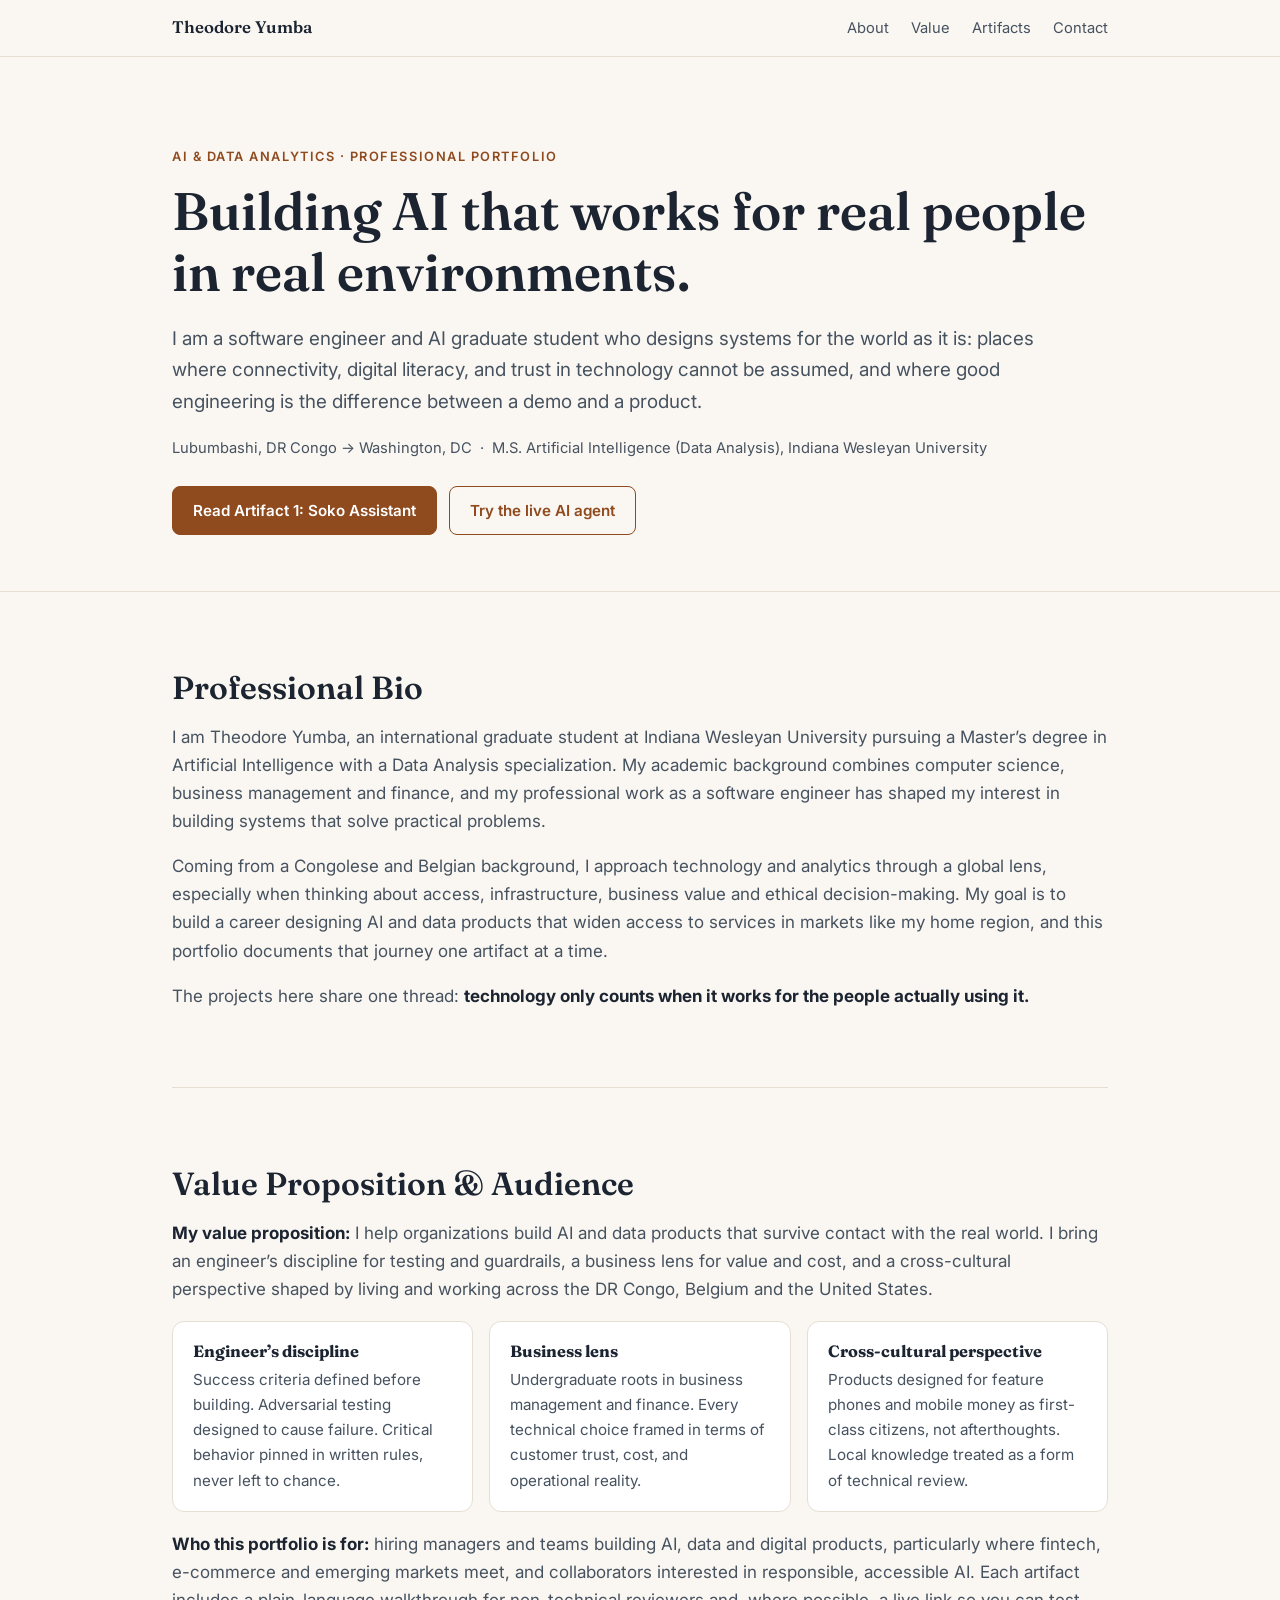
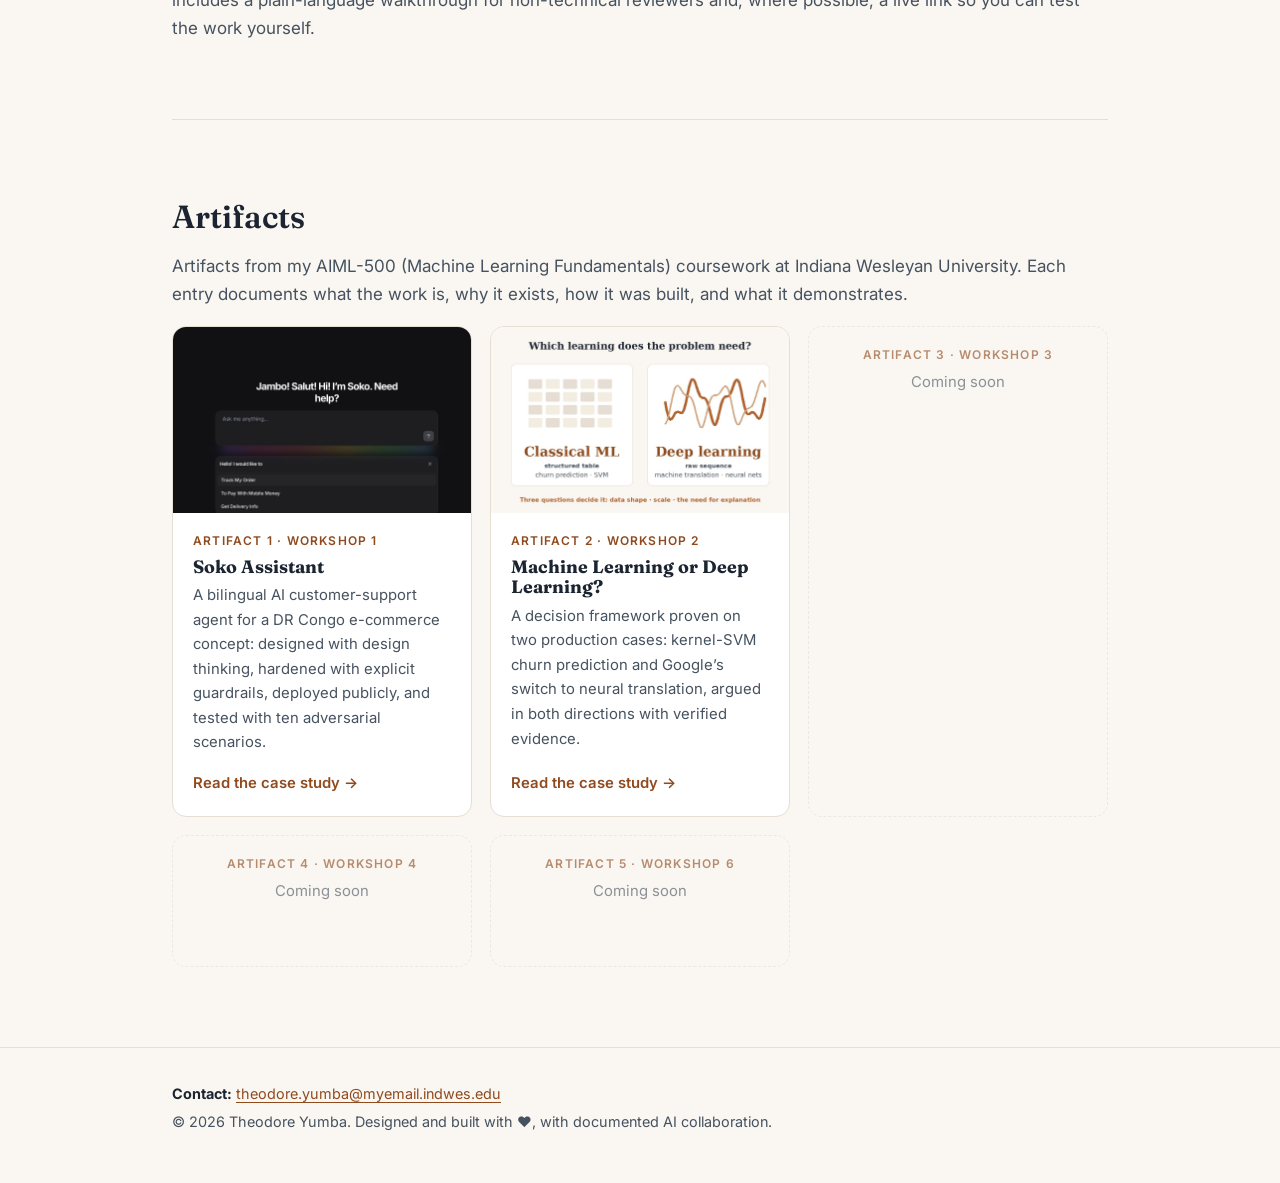
<file: index.html>
<!DOCTYPE html>
<html lang="en">
<head>
  <meta charset="UTF-8" />
  <meta name="viewport" content="width=device-width, initial-scale=1.0" />
  <title>Theodore Yumba · AI &amp; Data Portfolio</title>
  <meta name="description" content="Professional portfolio of Theodore Yumba: software engineer and AI graduate student building AI and data products that work in the real world." />
  <link rel="preconnect" href="https://fonts.googleapis.com" />
  <link rel="preconnect" href="https://fonts.gstatic.com" crossorigin />
  <link href="https://fonts.googleapis.com/css2?family=Fraunces:opsz,wght@9..144,500;9..144,600&family=Inter:wght@400;600&display=swap" rel="stylesheet" />
  <link rel="stylesheet" href="styles.css" />
</head>
<body>

<nav>
  <div class="wrap">
    <a class="brand" href="index.html">Theodore Yumba</a>
    <a class="link" href="#about">About</a>
    <a class="link" href="#value">Value</a>
    <a class="link" href="#artifacts">Artifacts</a>
    <a class="link" href="#contact">Contact</a>
  </div>
</nav>

<header class="hero">
  <div class="wrap">
    <span class="kicker">AI &amp; Data Analytics · Professional Portfolio</span>
    <h1>Building AI that works for real people in real environments.</h1>
    <p class="lede">I am a software engineer and AI graduate student who designs systems for the world as it is: places where connectivity, digital literacy, and trust in technology cannot be assumed, and where good engineering is the difference between a demo and a product.</p>
    <p class="meta">Lubumbashi, DR Congo → Washington, DC &nbsp;·&nbsp; M.S. Artificial Intelligence (Data Analysis), Indiana Wesleyan University</p>
    <div class="btns">
      <a class="btn primary" href="artifact-1-soko-assistant.html">Read Artifact 1: Soko Assistant</a>
      <a class="btn ghost" href="https://www.chatbase.co/MJqqu9by9r9kELqSXiOSh/help" target="_blank" rel="noopener">Try the live AI agent</a>
    </div>
  </div>
</header>

<main class="wrap">

  <section id="about">
    <h2>Professional Bio</h2>
    <p>I am Theodore Yumba, an international graduate student at Indiana Wesleyan University pursuing a Master&rsquo;s degree in Artificial Intelligence with a Data Analysis specialization. My academic background combines computer science, business management and finance, and my professional work as a software engineer has shaped my interest in building systems that solve practical problems.</p>
    <p>Coming from a Congolese and Belgian background, I approach technology and analytics through a global lens, especially when thinking about access, infrastructure, business value and ethical decision-making. My goal is to build a career designing AI and data products that widen access to services in markets like my home region, and this portfolio documents that journey one artifact at a time.</p>
    <p>The projects here share one thread: <strong>technology only counts when it works for the people actually using it.</strong></p>
  </section>

  <hr class="rule" />

  <section id="value">
    <h2>Value Proposition &amp; Audience</h2>
    <p><strong>My value proposition:</strong> I help organizations build AI and data products that survive contact with the real world. I bring an engineer&rsquo;s discipline for testing and guardrails, a business lens for value and cost, and a cross-cultural perspective shaped by living and working across the DR Congo, Belgium and the United States.</p>
    <div class="pillars">
      <div class="pillar">
        <h3>Engineer&rsquo;s discipline</h3>
        <p>Success criteria defined before building. Adversarial testing designed to cause failure. Critical behavior pinned in written rules, never left to chance.</p>
      </div>
      <div class="pillar">
        <h3>Business lens</h3>
        <p>Undergraduate roots in business management and finance. Every technical choice framed in terms of customer trust, cost, and operational reality.</p>
      </div>
      <div class="pillar">
        <h3>Cross-cultural perspective</h3>
        <p>Products designed for feature phones and mobile money as first-class citizens, not afterthoughts. Local knowledge treated as a form of technical review.</p>
      </div>
    </div>
    <p style="margin-top:18px;"><strong>Who this portfolio is for:</strong> hiring managers and teams building AI, data and digital products, particularly where fintech, e-commerce and emerging markets meet, and collaborators interested in responsible, accessible AI. Each artifact includes a plain-language walkthrough for non-technical reviewers and, where possible, a live link so you can test the work yourself.</p>
  </section>

  <hr class="rule" />

  <section id="artifacts">
    <h2>Artifacts</h2>
    <p>Artifacts from my AIML-500 (Machine Learning Fundamentals) coursework at Indiana Wesleyan University. Each entry documents what the work is, why it exists, how it was built, and what it demonstrates.</p>
    <div class="cards">
      <article class="card">
        <img src="assets/01-soko-live-agent-page.jpg" alt="Soko Assistant live agent page greeting customers in Katanga Swahili, French and English" />
        <div class="pad">
          <span class="tag">Artifact 1 · Workshop 1</span>
          <h3>Soko Assistant</h3>
          <p>A bilingual AI customer-support agent for a DR Congo e-commerce concept: designed with design thinking, hardened with explicit guardrails, deployed publicly, and tested with ten adversarial scenarios.</p>
          <a class="more" href="artifact-1-soko-assistant.html">Read the case study →</a>
        </div>
      </article>
      <article class="card">
        <img src="assets/05-ml-vs-dl-framework.jpg" alt="Framework graphic contrasting classical machine learning on structured tables with deep learning on raw sequences" />
        <div class="pad">
          <span class="tag">Artifact 2 · Workshop 2</span>
          <h3>Machine Learning or Deep Learning?</h3>
          <p>A decision framework proven on two production cases: kernel-SVM churn prediction and Google&rsquo;s switch to neural translation, argued in both directions with verified evidence.</p>
          <a class="more" href="artifact-2-ml-vs-dl.html">Read the case study →</a>
        </div>
      </article>
      <article class="card soon">
        <div class="pad">
          <span class="tag">Artifact 3 · Workshop 3</span>
          <p>Coming soon</p>
        </div>
      </article>
      <article class="card soon">
        <div class="pad">
          <span class="tag">Artifact 4 · Workshop 4</span>
          <p>Coming soon</p>
        </div>
      </article>
      <article class="card soon">
        <div class="pad">
          <span class="tag">Artifact 5 · Workshop 6</span>
          <p>Coming soon</p>
        </div>
      </article>
    </div>
  </section>

</main>

<footer id="contact">
  <div class="wrap">
    <p><strong>Contact:</strong> <a href="mailto:theodore.yumba@myemail.indwes.edu">theodore.yumba@myemail.indwes.edu</a></p>
    <p>© 2026 Theodore Yumba. Designed and built with ❤️, with documented AI collaboration.</p>
  </div>
</footer>

</body>
</html>
</file>
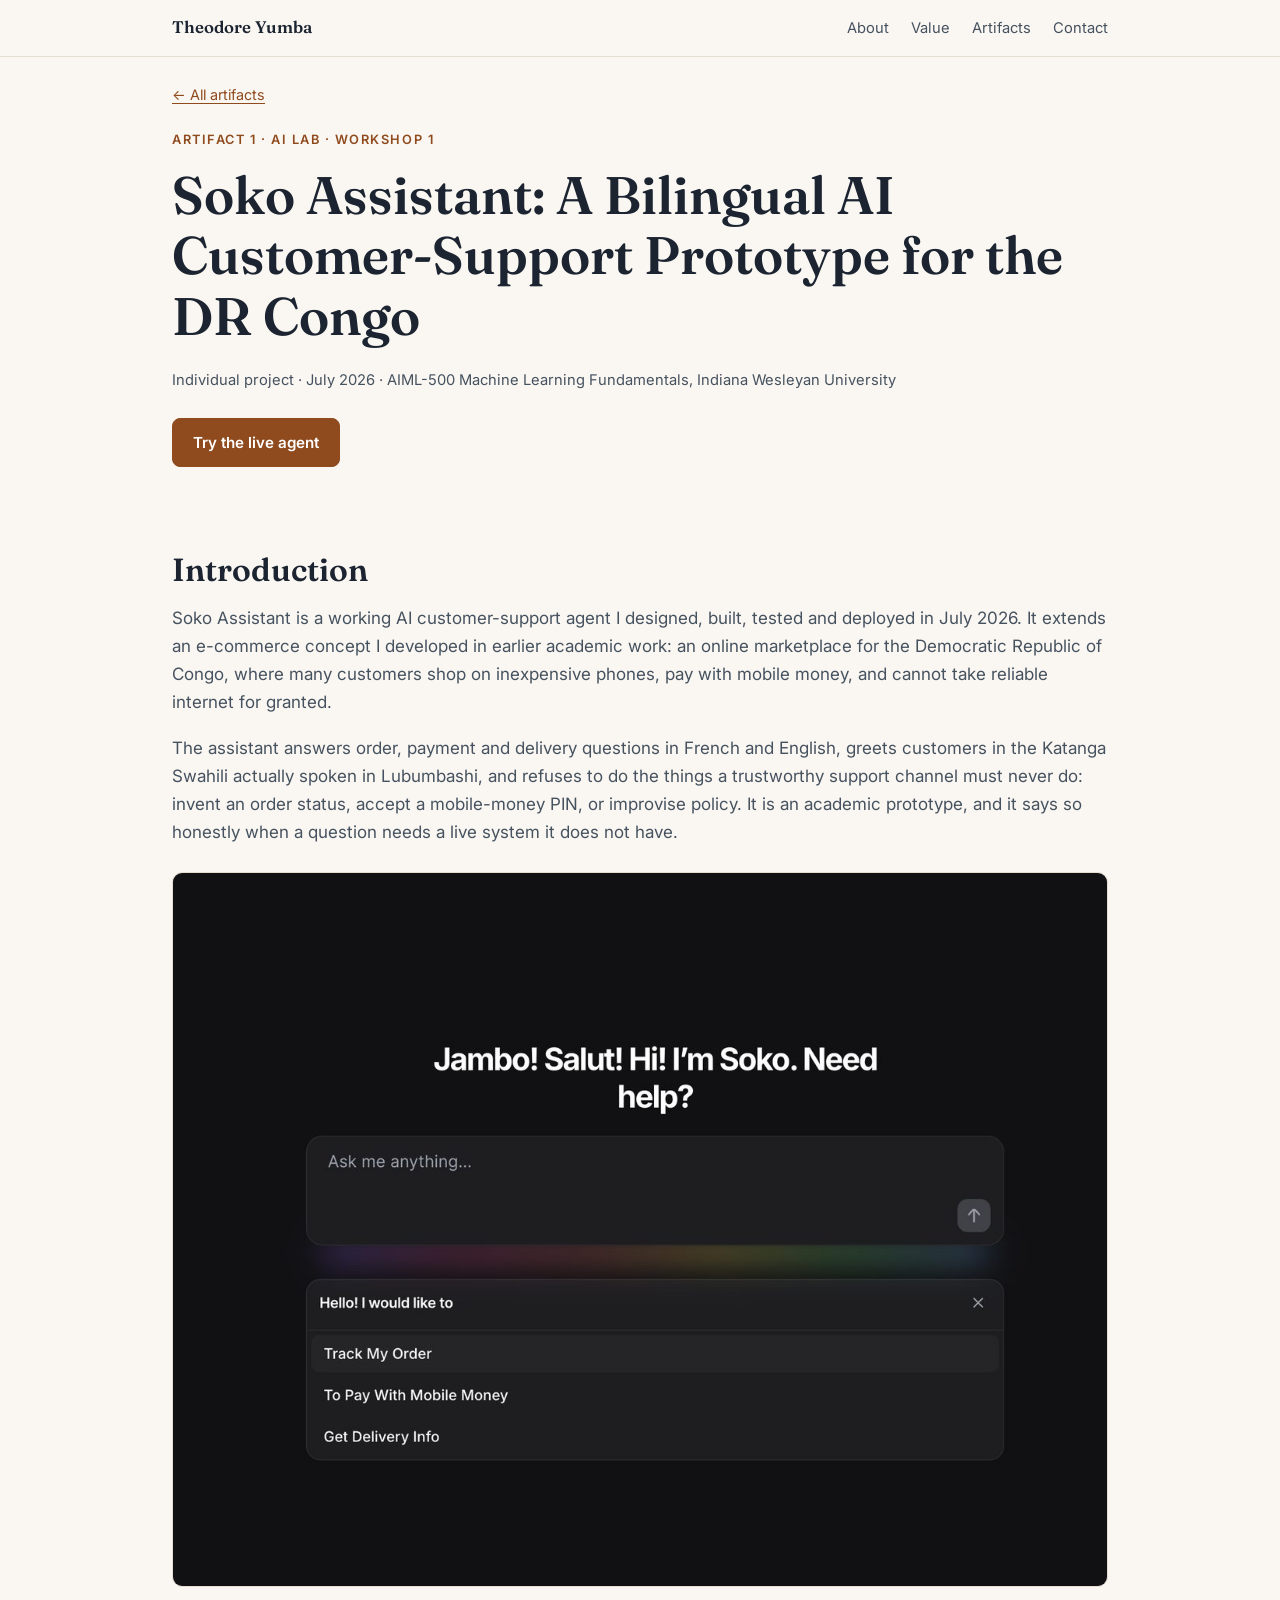
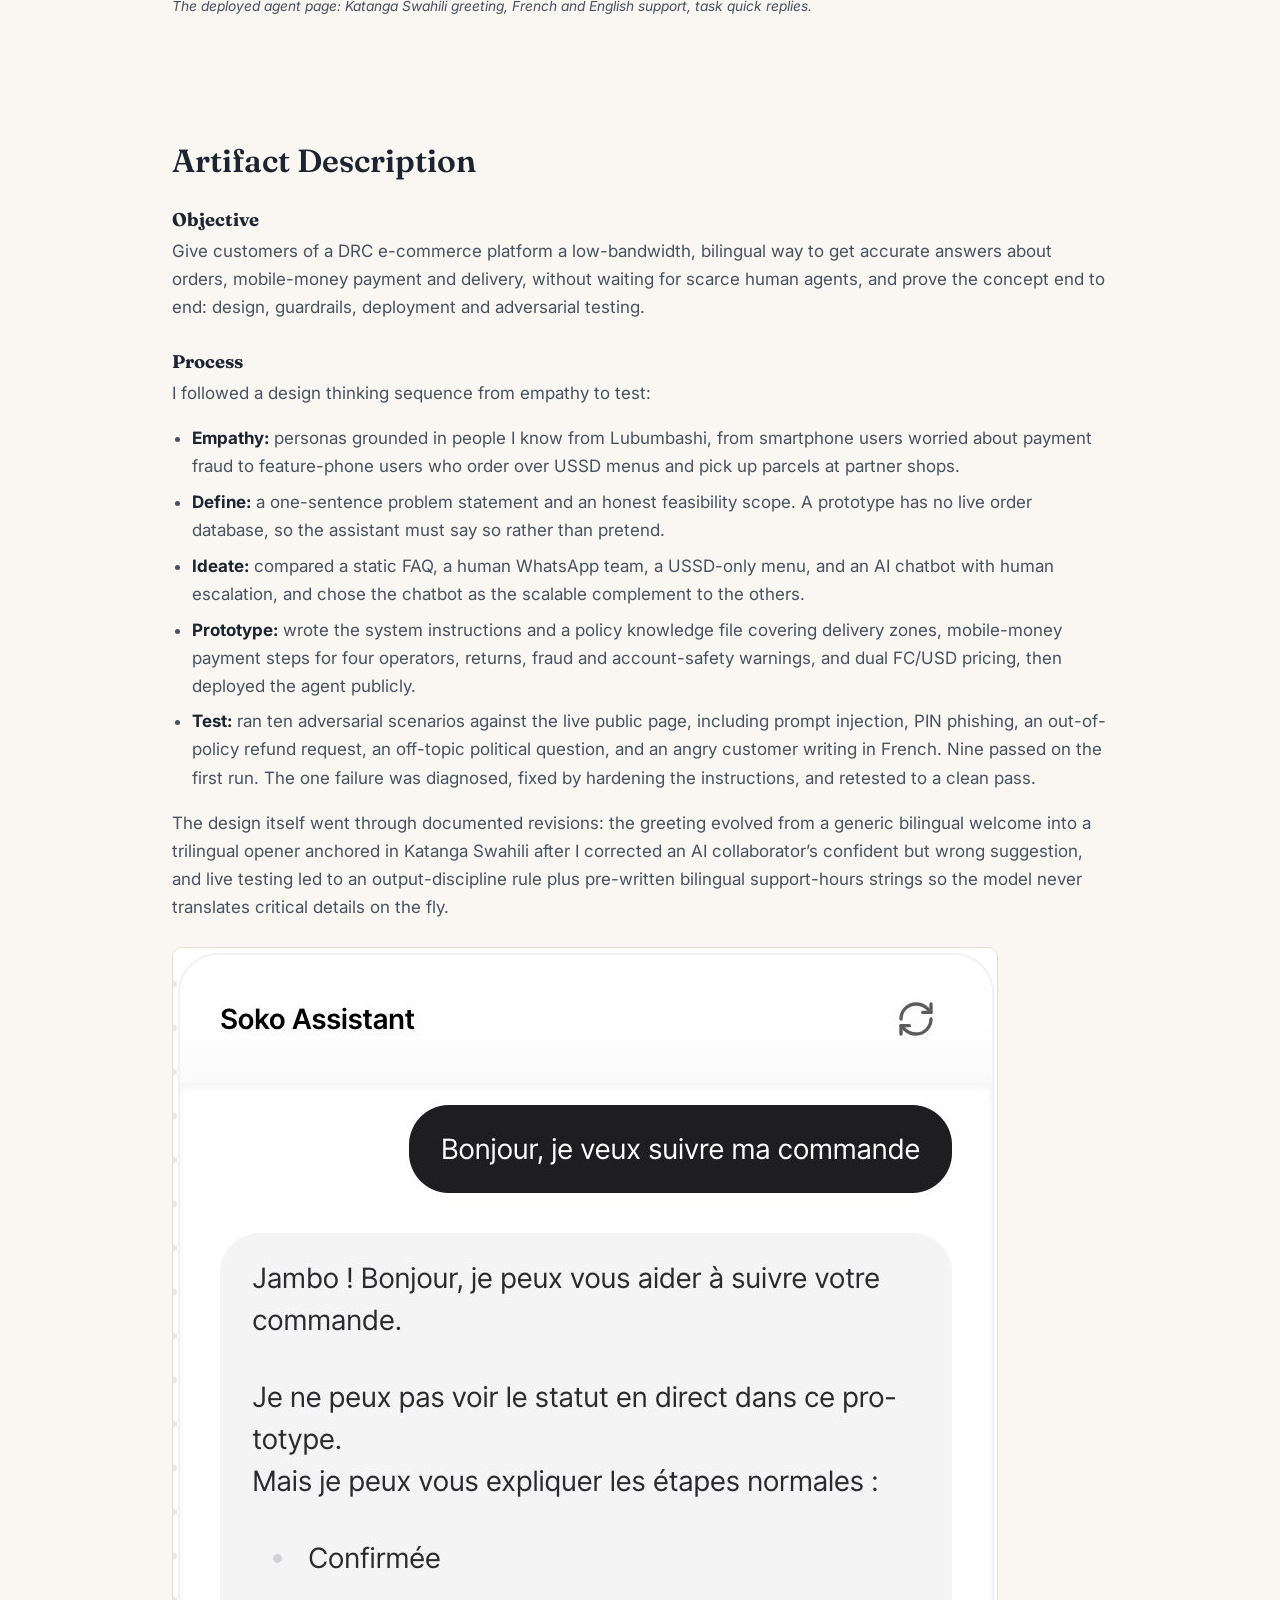
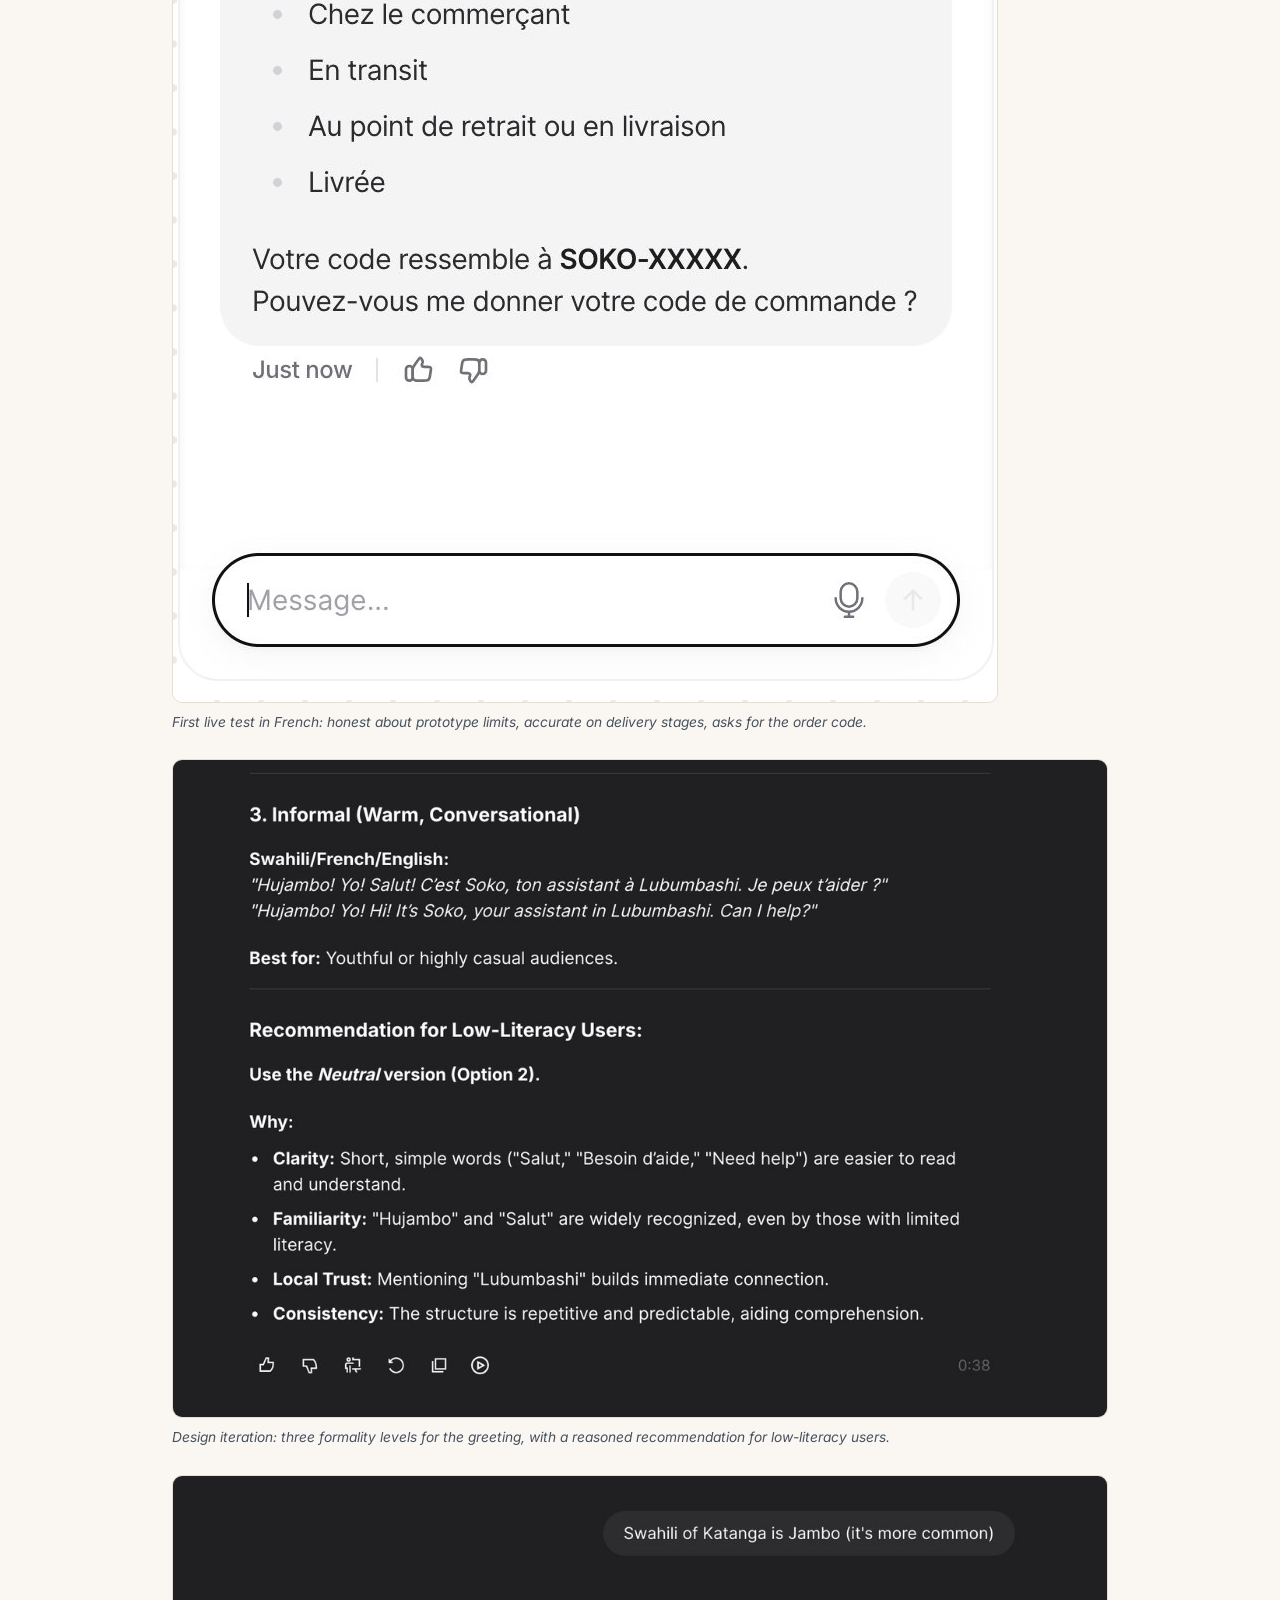
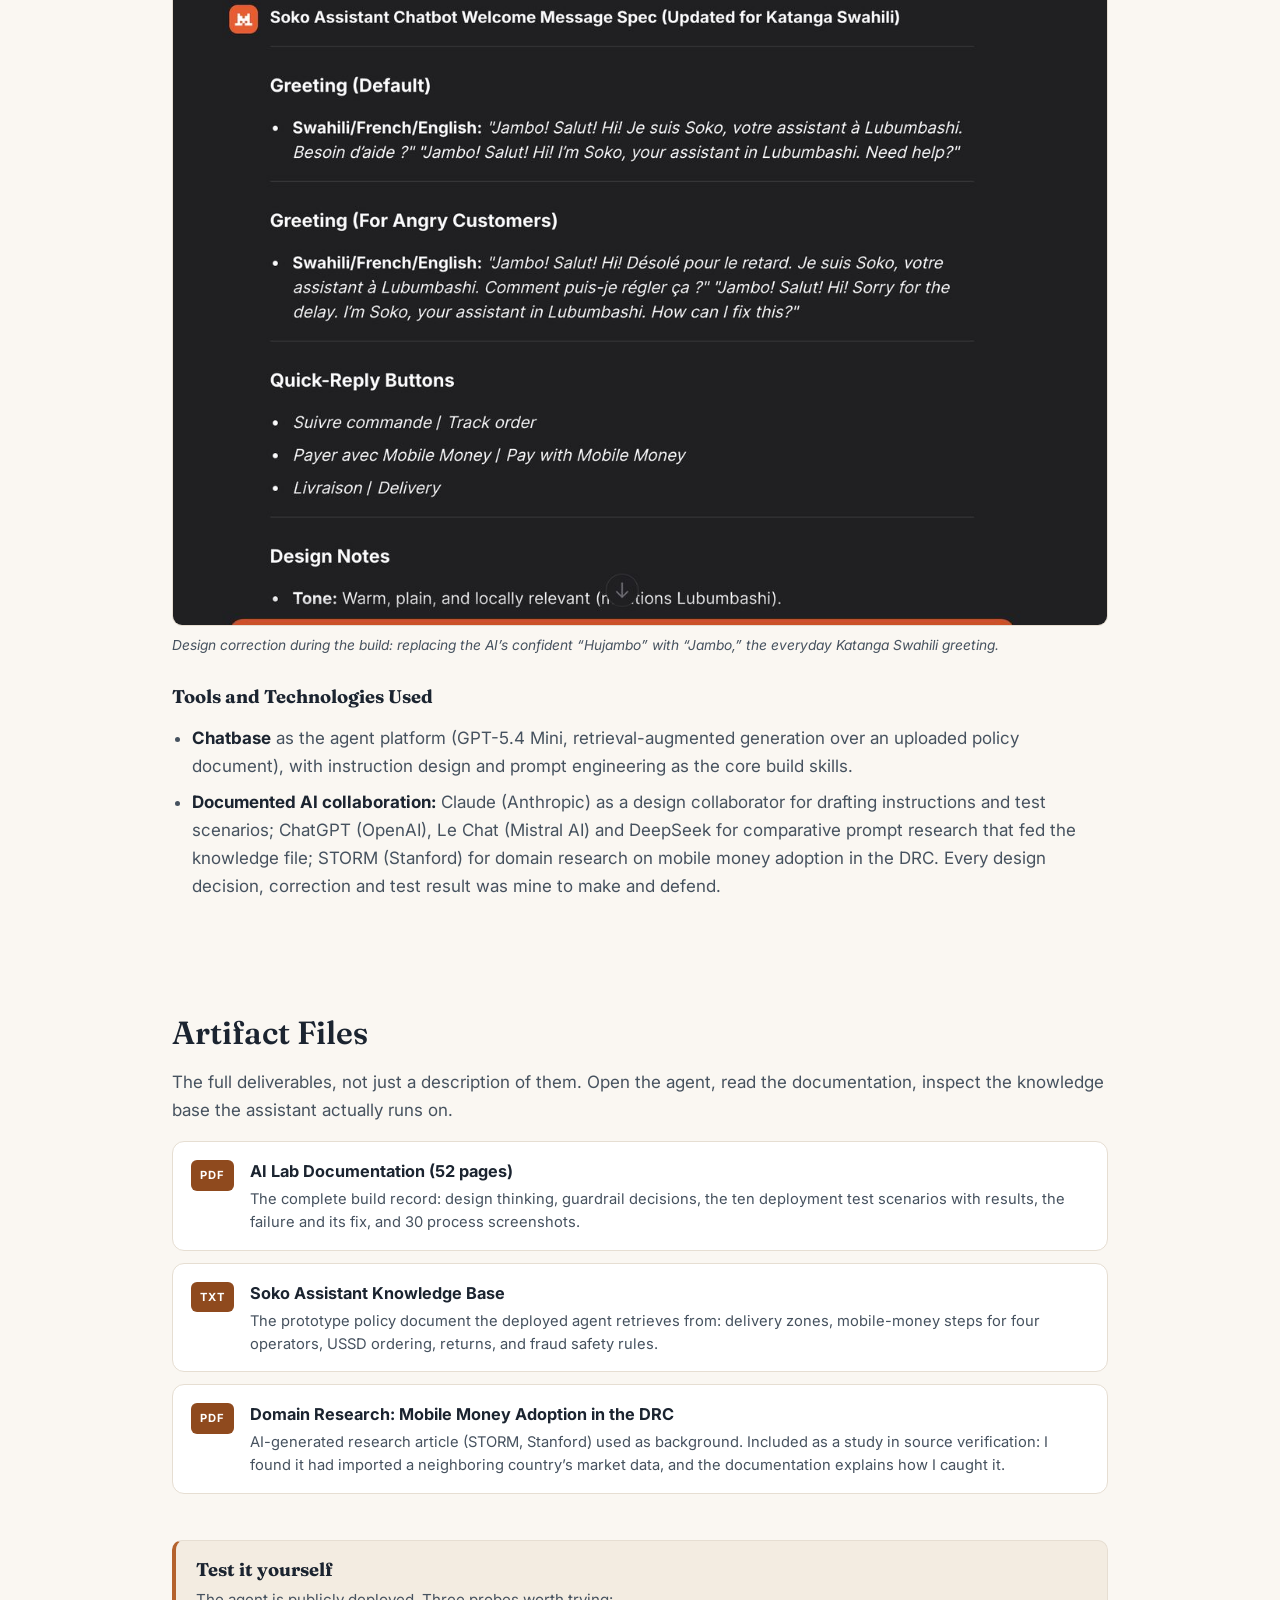
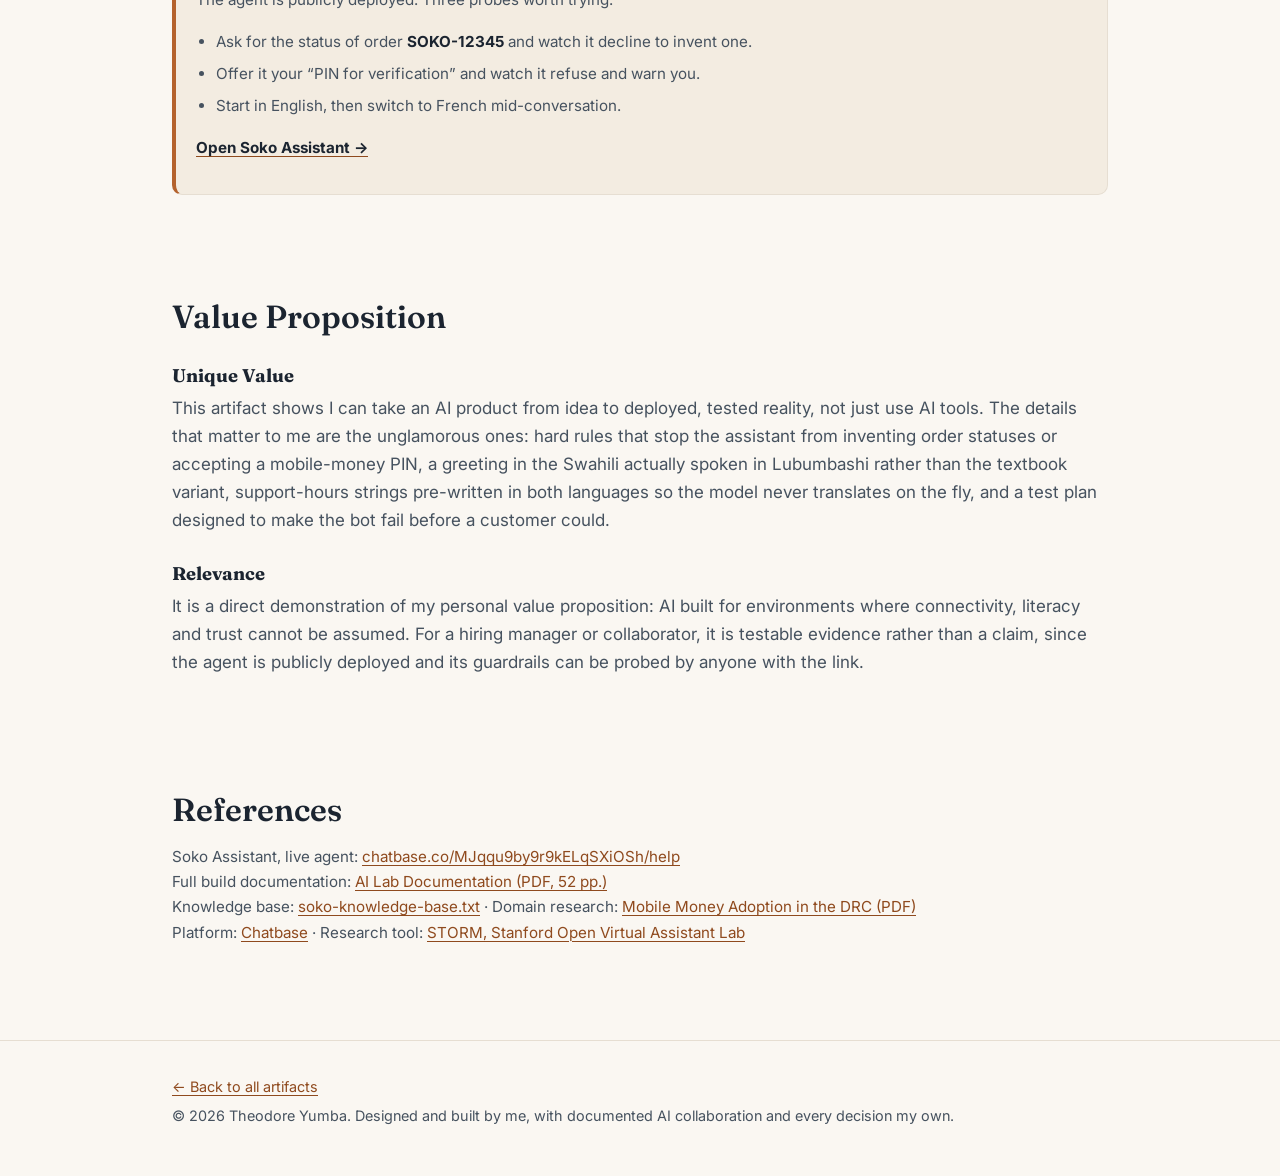
<file: artifact-1-soko-assistant.html>
<!DOCTYPE html>
<html lang="en">
<head>
  <meta charset="UTF-8" />
  <meta name="viewport" content="width=device-width, initial-scale=1.0" />
  <title>Artifact 1: Soko Assistant · Theodore Yumba</title>
  <meta name="description" content="Soko Assistant: a bilingual AI customer-support prototype for the DR Congo, designed, built, tested and deployed by Theodore Yumba." />
  <link rel="preconnect" href="https://fonts.googleapis.com" />
  <link rel="preconnect" href="https://fonts.gstatic.com" crossorigin />
  <link href="https://fonts.googleapis.com/css2?family=Fraunces:opsz,wght@9..144,500;9..144,600&family=Inter:wght@400;600&display=swap" rel="stylesheet" />
  <link rel="stylesheet" href="styles.css" />
</head>
<body>

<nav>
  <div class="wrap">
    <a class="brand" href="index.html">Theodore Yumba</a>
    <a class="link" href="index.html#about">About</a>
    <a class="link" href="index.html#value">Value</a>
    <a class="link" href="index.html#artifacts">Artifacts</a>
    <a class="link" href="index.html#contact">Contact</a>
  </div>
</nav>

<main class="wrap">

  <p class="breadcrumb"><a href="index.html#artifacts">← All artifacts</a></p>

  <header style="padding: 18px 0 6px;">
    <span class="kicker">Artifact 1 · AI Lab · Workshop 1</span>
    <h1>Soko Assistant: A Bilingual AI Customer-Support Prototype for the DR Congo</h1>
    <p class="artifact-meta">Individual project · July 2026 · AIML-500 Machine Learning Fundamentals, Indiana Wesleyan University</p>
    <div class="btns">
      <a class="btn primary" href="https://www.chatbase.co/MJqqu9by9r9kELqSXiOSh/help" target="_blank" rel="noopener">Try the live agent</a>
    </div>
  </header>

  <section>
    <h2>Introduction</h2>
    <p>Soko Assistant is a working AI customer-support agent I designed, built, tested and deployed in July 2026. It extends an e-commerce concept I developed in earlier academic work: an online marketplace for the Democratic Republic of Congo, where many customers shop on inexpensive phones, pay with mobile money, and cannot take reliable internet for granted.</p>
    <p>The assistant answers order, payment and delivery questions in French and English, greets customers in the Katanga Swahili actually spoken in Lubumbashi, and refuses to do the things a trustworthy support channel must never do: invent an order status, accept a mobile-money PIN, or improvise policy. It is an academic prototype, and it says so honestly when a question needs a live system it does not have.</p>
    <figure>
      <img src="assets/01-soko-live-agent-page.jpg" alt="The deployed Soko Assistant agent page, greeting in Katanga Swahili, French and English with task quick replies" />
      <figcaption>The deployed agent page: Katanga Swahili greeting, French and English support, task quick replies.</figcaption>
    </figure>
  </section>

  <section>
    <h2>Artifact Description</h2>

    <h3>Objective</h3>
    <p>Give customers of a DRC e-commerce platform a low-bandwidth, bilingual way to get accurate answers about orders, mobile-money payment and delivery, without waiting for scarce human agents, and prove the concept end to end: design, guardrails, deployment and adversarial testing.</p>

    <h3>Process</h3>
    <p>I followed a design thinking sequence from empathy to test:</p>
    <ul>
      <li><strong>Empathy:</strong> personas grounded in people I know from Lubumbashi, from smartphone users worried about payment fraud to feature-phone users who order over USSD menus and pick up parcels at partner shops.</li>
      <li><strong>Define:</strong> a one-sentence problem statement and an honest feasibility scope. A prototype has no live order database, so the assistant must say so rather than pretend.</li>
      <li><strong>Ideate:</strong> compared a static FAQ, a human WhatsApp team, a USSD-only menu, and an AI chatbot with human escalation, and chose the chatbot as the scalable complement to the others.</li>
      <li><strong>Prototype:</strong> wrote the system instructions and a policy knowledge file covering delivery zones, mobile-money payment steps for four operators, returns, fraud and account-safety warnings, and dual FC/USD pricing, then deployed the agent publicly.</li>
      <li><strong>Test:</strong> ran ten adversarial scenarios against the live public page, including prompt injection, PIN phishing, an out-of-policy refund request, an off-topic political question, and an angry customer writing in French. Nine passed on the first run. The one failure was diagnosed, fixed by hardening the instructions, and retested to a clean pass.</li>
    </ul>
    <p>The design itself went through documented revisions: the greeting evolved from a generic bilingual welcome into a trilingual opener anchored in Katanga Swahili after I corrected an AI collaborator&rsquo;s confident but wrong suggestion, and live testing led to an output-discipline rule plus pre-written bilingual support-hours strings so the model never translates critical details on the fly.</p>

    <figure>
      <img src="assets/02-soko-french-order-tracking-test.jpg" alt="Live test in French: the assistant is honest about prototype limits, lists delivery stages, and asks for the order code" />
      <figcaption>First live test in French: honest about prototype limits, accurate on delivery stages, asks for the order code.</figcaption>
    </figure>

    <figure>
      <img src="assets/03-greeting-design-iterations.jpg" alt="Three greeting versions at different formality levels with a recommendation for low-literacy users" />
      <figcaption>Design iteration: three formality levels for the greeting, with a reasoned recommendation for low-literacy users.</figcaption>
    </figure>

    <figure>
      <img src="assets/04-katanga-swahili-correction.jpg" alt="The design correction replacing Hujambo with Jambo, the everyday Katanga Swahili greeting" />
      <figcaption>Design correction during the build: replacing the AI&rsquo;s confident &ldquo;Hujambo&rdquo; with &ldquo;Jambo,&rdquo; the everyday Katanga Swahili greeting.</figcaption>
    </figure>

    <h3>Tools and Technologies Used</h3>
    <ul>
      <li><strong>Chatbase</strong> as the agent platform (GPT-5.4 Mini, retrieval-augmented generation over an uploaded policy document), with instruction design and prompt engineering as the core build skills.</li>
      <li><strong>Documented AI collaboration:</strong> Claude (Anthropic) as a design collaborator for drafting instructions and test scenarios; ChatGPT (OpenAI), Le Chat (Mistral AI) and DeepSeek for comparative prompt research that fed the knowledge file; STORM (Stanford) for domain research on mobile money adoption in the DRC. Every design decision, correction and test result was mine to make and defend.</li>
    </ul>
  </section>

  <section id="files">
    <h2>Artifact Files</h2>
    <p>The full deliverables, not just a description of them. Open the agent, read the documentation, inspect the knowledge base the assistant actually runs on.</p>
    <div class="filelist">
      <a class="file" href="files/soko-assistant-ai-lab-documentation.pdf" target="_blank" rel="noopener">
        <span class="ext">PDF</span>
        <span class="fmeta">
          <strong>AI Lab Documentation (52 pages)</strong>
          <em>The complete build record: design thinking, guardrail decisions, the ten deployment test scenarios with results, the failure and its fix, and 30 process screenshots.</em>
        </span>
      </a>
      <a class="file" href="files/soko-knowledge-base.txt" target="_blank" rel="noopener">
        <span class="ext">TXT</span>
        <span class="fmeta">
          <strong>Soko Assistant Knowledge Base</strong>
          <em>The prototype policy document the deployed agent retrieves from: delivery zones, mobile-money steps for four operators, USSD ordering, returns, and fraud safety rules.</em>
        </span>
      </a>
      <a class="file" href="files/mobile-money-drc-research-storm.pdf" target="_blank" rel="noopener">
        <span class="ext">PDF</span>
        <span class="fmeta">
          <strong>Domain Research: Mobile Money Adoption in the DRC</strong>
          <em>AI-generated research article (STORM, Stanford) used as background. Included as a study in source verification: I found it had imported a neighboring country&rsquo;s market data, and the documentation explains how I caught it.</em>
        </span>
      </a>
    </div>
  </section>

  <div class="callout">
    <h3>Test it yourself</h3>
    <p>The agent is publicly deployed. Three probes worth trying:</p>
    <ul>
      <li>Ask for the status of order <strong>SOKO-12345</strong> and watch it decline to invent one.</li>
      <li>Offer it your &ldquo;PIN for verification&rdquo; and watch it refuse and warn you.</li>
      <li>Start in English, then switch to French mid-conversation.</li>
    </ul>
    <p><a href="https://www.chatbase.co/MJqqu9by9r9kELqSXiOSh/help" target="_blank" rel="noopener"><strong>Open Soko Assistant →</strong></a></p>
  </div>

  <section>
    <h2>Value Proposition</h2>
    <h3>Unique Value</h3>
    <p>This artifact shows I can take an AI product from idea to deployed, tested reality, not just use AI tools. The details that matter to me are the unglamorous ones: hard rules that stop the assistant from inventing order statuses or accepting a mobile-money PIN, a greeting in the Swahili actually spoken in Lubumbashi rather than the textbook variant, support-hours strings pre-written in both languages so the model never translates on the fly, and a test plan designed to make the bot fail before a customer could.</p>
    <h3>Relevance</h3>
    <p>It is a direct demonstration of my personal value proposition: AI built for environments where connectivity, literacy and trust cannot be assumed. For a hiring manager or collaborator, it is testable evidence rather than a claim, since the agent is publicly deployed and its guardrails can be probed by anyone with the link.</p>
  </section>

  <section>
    <h2>References</h2>
    <p class="refs">
      Soko Assistant, live agent: <a href="https://www.chatbase.co/MJqqu9by9r9kELqSXiOSh/help" target="_blank" rel="noopener">chatbase.co/MJqqu9by9r9kELqSXiOSh/help</a><br />
      Full build documentation: <a href="files/soko-assistant-ai-lab-documentation.pdf" target="_blank" rel="noopener">AI Lab Documentation (PDF, 52 pp.)</a><br />
      Knowledge base: <a href="files/soko-knowledge-base.txt" target="_blank" rel="noopener">soko-knowledge-base.txt</a> · Domain research: <a href="files/mobile-money-drc-research-storm.pdf" target="_blank" rel="noopener">Mobile Money Adoption in the DRC (PDF)</a><br />
      Platform: <a href="https://www.chatbase.co" target="_blank" rel="noopener">Chatbase</a> · Research tool: <a href="https://storm.genie.stanford.edu" target="_blank" rel="noopener">STORM, Stanford Open Virtual Assistant Lab</a>
    </p>
  </section>

</main>

<footer>
  <div class="wrap">
    <p><a href="index.html#artifacts">← Back to all artifacts</a></p>
    <p>© 2026 Theodore Yumba. Designed and built by me, with documented AI collaboration and every decision my own.</p>
  </div>
</footer>

</body>
</html>
</file>
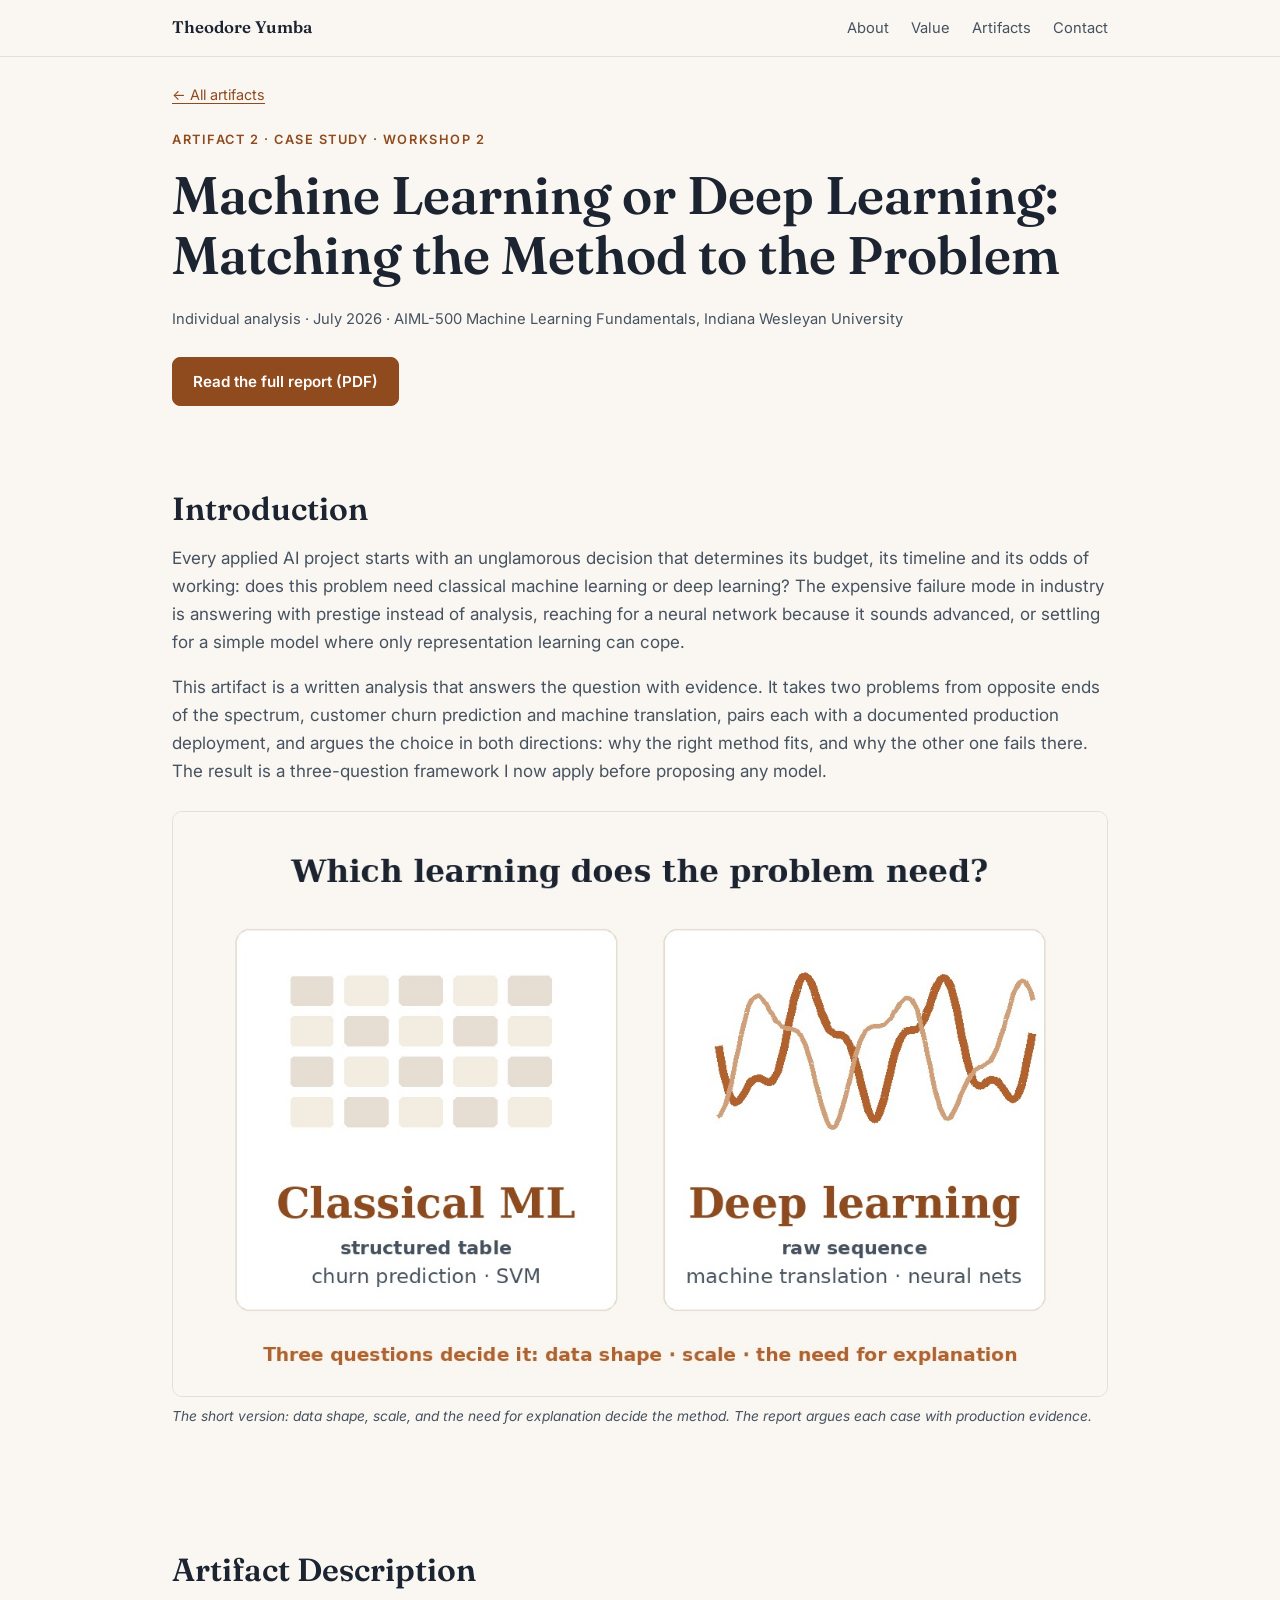
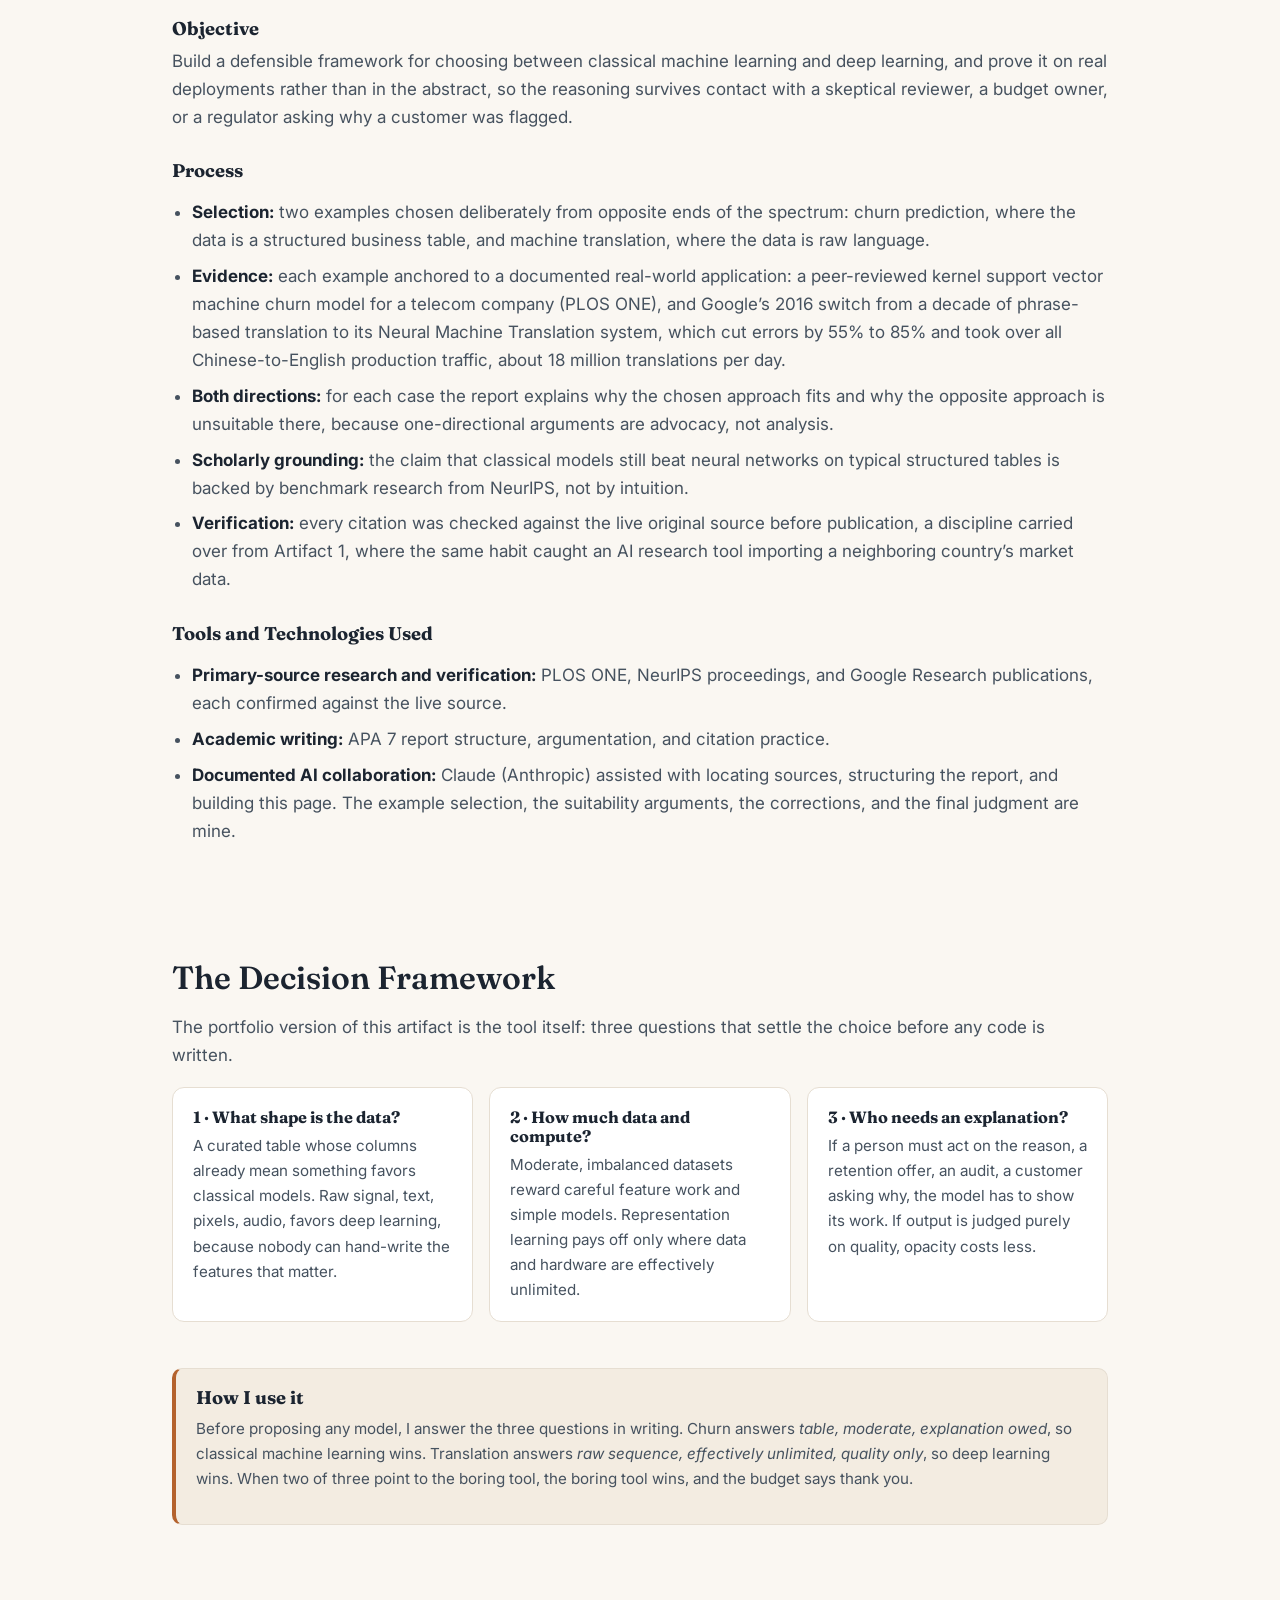
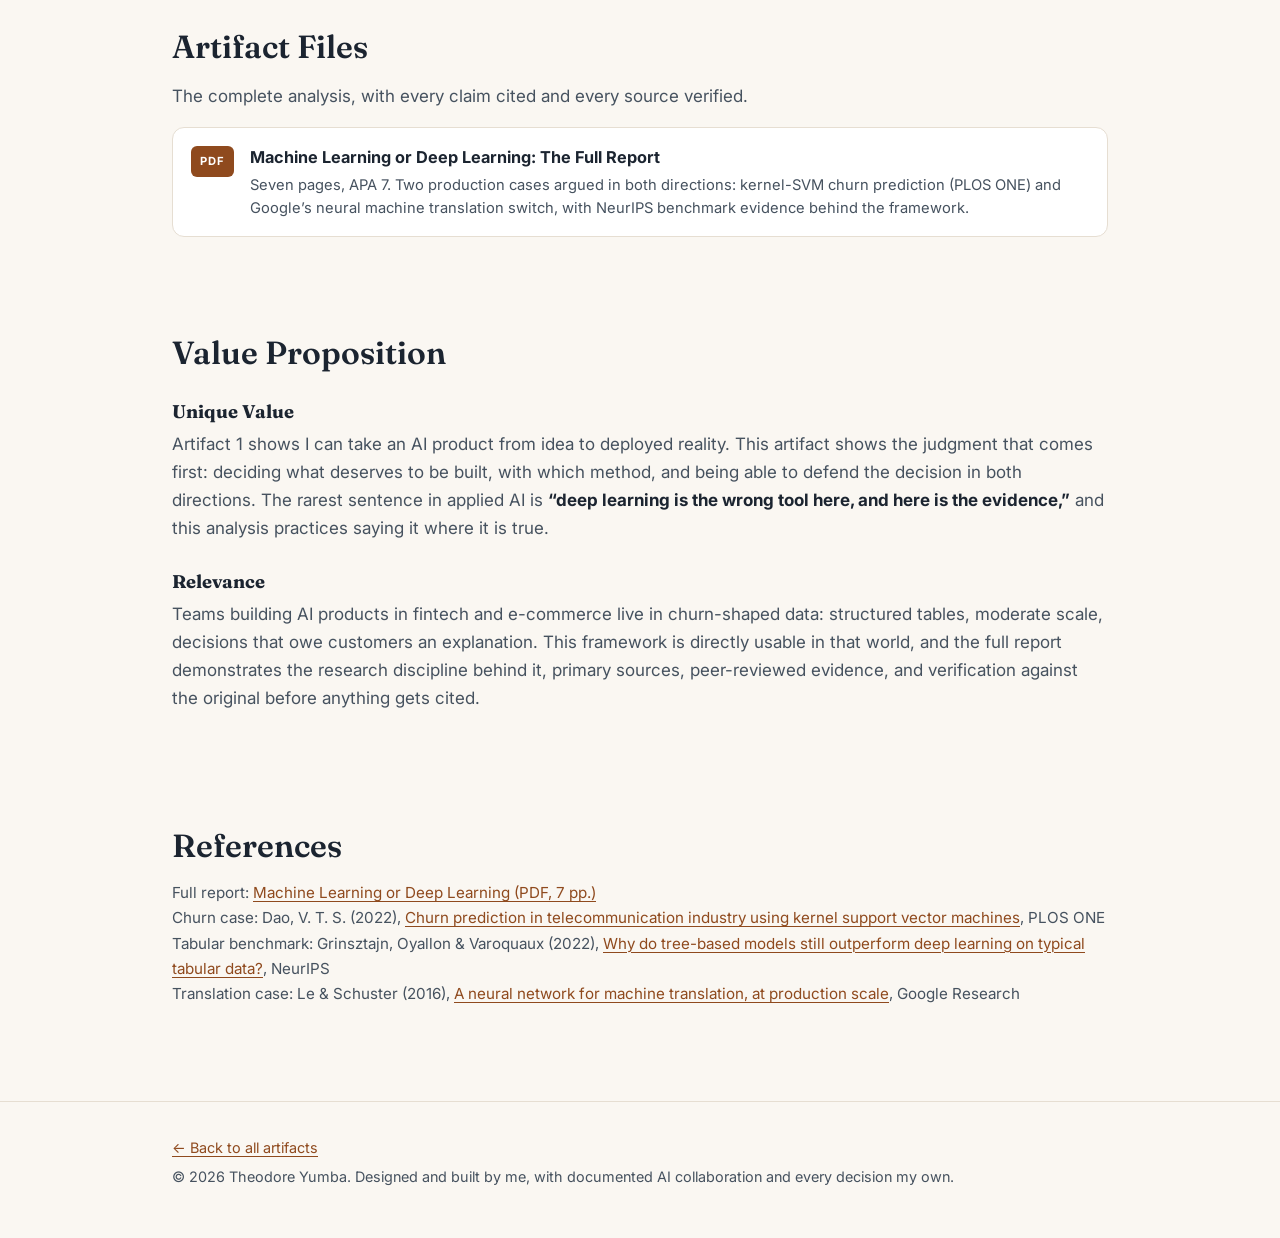
<file: artifact-2-ml-vs-dl.html>
<!DOCTYPE html>
<html lang="en">
<head>
  <meta charset="UTF-8" />
  <meta name="viewport" content="width=device-width, initial-scale=1.0" />
  <title>Artifact 2: Machine Learning or Deep Learning · Theodore Yumba</title>
  <meta name="description" content="A decision framework for choosing between classical machine learning and deep learning, proven on two production cases: telecom churn prediction and Google's switch to neural machine translation." />
  <link rel="preconnect" href="https://fonts.googleapis.com" />
  <link rel="preconnect" href="https://fonts.gstatic.com" crossorigin />
  <link href="https://fonts.googleapis.com/css2?family=Fraunces:opsz,wght@9..144,500;9..144,600&family=Inter:wght@400;600&display=swap" rel="stylesheet" />
  <link rel="stylesheet" href="styles.css" />
</head>
<body>

<nav>
  <div class="wrap">
    <a class="brand" href="index.html">Theodore Yumba</a>
    <a class="link" href="index.html#about">About</a>
    <a class="link" href="index.html#value">Value</a>
    <a class="link" href="index.html#artifacts">Artifacts</a>
    <a class="link" href="index.html#contact">Contact</a>
  </div>
</nav>

<main class="wrap">

  <p class="breadcrumb"><a href="index.html#artifacts">← All artifacts</a></p>

  <header style="padding: 18px 0 6px;">
    <span class="kicker">Artifact 2 · Case Study · Workshop 2</span>
    <h1>Machine Learning or Deep Learning: Matching the Method to the Problem</h1>
    <p class="artifact-meta">Individual analysis · July 2026 · AIML-500 Machine Learning Fundamentals, Indiana Wesleyan University</p>
    <div class="btns">
      <a class="btn primary" href="files/ml-vs-dl-decision-report.pdf" target="_blank" rel="noopener">Read the full report (PDF)</a>
    </div>
  </header>

  <section>
    <h2>Introduction</h2>
    <p>Every applied AI project starts with an unglamorous decision that determines its budget, its timeline and its odds of working: does this problem need classical machine learning or deep learning? The expensive failure mode in industry is answering with prestige instead of analysis, reaching for a neural network because it sounds advanced, or settling for a simple model where only representation learning can cope.</p>
    <p>This artifact is a written analysis that answers the question with evidence. It takes two problems from opposite ends of the spectrum, customer churn prediction and machine translation, pairs each with a documented production deployment, and argues the choice in both directions: why the right method fits, and why the other one fails there. The result is a three-question framework I now apply before proposing any model.</p>
    <figure>
      <img src="assets/05-ml-vs-dl-framework.jpg" alt="Two panels contrasting classical machine learning on structured tables with deep learning on raw sequences, over the three deciding questions" />
      <figcaption>The short version: data shape, scale, and the need for explanation decide the method. The report argues each case with production evidence.</figcaption>
    </figure>
  </section>

  <section>
    <h2>Artifact Description</h2>

    <h3>Objective</h3>
    <p>Build a defensible framework for choosing between classical machine learning and deep learning, and prove it on real deployments rather than in the abstract, so the reasoning survives contact with a skeptical reviewer, a budget owner, or a regulator asking why a customer was flagged.</p>

    <h3>Process</h3>
    <ul>
      <li><strong>Selection:</strong> two examples chosen deliberately from opposite ends of the spectrum: churn prediction, where the data is a structured business table, and machine translation, where the data is raw language.</li>
      <li><strong>Evidence:</strong> each example anchored to a documented real-world application: a peer-reviewed kernel support vector machine churn model for a telecom company (PLOS ONE), and Google&rsquo;s 2016 switch from a decade of phrase-based translation to its Neural Machine Translation system, which cut errors by 55% to 85% and took over all Chinese-to-English production traffic, about 18 million translations per day.</li>
      <li><strong>Both directions:</strong> for each case the report explains why the chosen approach fits and why the opposite approach is unsuitable there, because one-directional arguments are advocacy, not analysis.</li>
      <li><strong>Scholarly grounding:</strong> the claim that classical models still beat neural networks on typical structured tables is backed by benchmark research from NeurIPS, not by intuition.</li>
      <li><strong>Verification:</strong> every citation was checked against the live original source before publication, a discipline carried over from Artifact 1, where the same habit caught an AI research tool importing a neighboring country&rsquo;s market data.</li>
    </ul>

    <h3>Tools and Technologies Used</h3>
    <ul>
      <li><strong>Primary-source research and verification:</strong> PLOS ONE, NeurIPS proceedings, and Google Research publications, each confirmed against the live source.</li>
      <li><strong>Academic writing:</strong> APA 7 report structure, argumentation, and citation practice.</li>
      <li><strong>Documented AI collaboration:</strong> Claude (Anthropic) assisted with locating sources, structuring the report, and building this page. The example selection, the suitability arguments, the corrections, and the final judgment are mine.</li>
    </ul>
  </section>

  <section>
    <h2>The Decision Framework</h2>
    <p>The portfolio version of this artifact is the tool itself: three questions that settle the choice before any code is written.</p>
    <div class="pillars">
      <div class="pillar">
        <h3>1 · What shape is the data?</h3>
        <p>A curated table whose columns already mean something favors classical models. Raw signal, text, pixels, audio, favors deep learning, because nobody can hand-write the features that matter.</p>
      </div>
      <div class="pillar">
        <h3>2 · How much data and compute?</h3>
        <p>Moderate, imbalanced datasets reward careful feature work and simple models. Representation learning pays off only where data and hardware are effectively unlimited.</p>
      </div>
      <div class="pillar">
        <h3>3 · Who needs an explanation?</h3>
        <p>If a person must act on the reason, a retention offer, an audit, a customer asking why, the model has to show its work. If output is judged purely on quality, opacity costs less.</p>
      </div>
    </div>
  </section>

  <div class="callout">
    <h3>How I use it</h3>
    <p>Before proposing any model, I answer the three questions in writing. Churn answers <em>table, moderate, explanation owed</em>, so classical machine learning wins. Translation answers <em>raw sequence, effectively unlimited, quality only</em>, so deep learning wins. When two of three point to the boring tool, the boring tool wins, and the budget says thank you.</p>
  </div>

  <section id="files">
    <h2>Artifact Files</h2>
    <p>The complete analysis, with every claim cited and every source verified.</p>
    <div class="filelist">
      <a class="file" href="files/ml-vs-dl-decision-report.pdf" target="_blank" rel="noopener">
        <span class="ext">PDF</span>
        <span class="fmeta">
          <strong>Machine Learning or Deep Learning: The Full Report</strong>
          <em>Seven pages, APA 7. Two production cases argued in both directions: kernel-SVM churn prediction (PLOS ONE) and Google&rsquo;s neural machine translation switch, with NeurIPS benchmark evidence behind the framework.</em>
        </span>
      </a>
    </div>
  </section>

  <section>
    <h2>Value Proposition</h2>
    <h3>Unique Value</h3>
    <p>Artifact 1 shows I can take an AI product from idea to deployed reality. This artifact shows the judgment that comes first: deciding what deserves to be built, with which method, and being able to defend the decision in both directions. The rarest sentence in applied AI is <strong>&ldquo;deep learning is the wrong tool here, and here is the evidence,&rdquo;</strong> and this analysis practices saying it where it is true.</p>
    <h3>Relevance</h3>
    <p>Teams building AI products in fintech and e-commerce live in churn-shaped data: structured tables, moderate scale, decisions that owe customers an explanation. This framework is directly usable in that world, and the full report demonstrates the research discipline behind it, primary sources, peer-reviewed evidence, and verification against the original before anything gets cited.</p>
  </section>

  <section>
    <h2>References</h2>
    <p class="refs">
      Full report: <a href="files/ml-vs-dl-decision-report.pdf" target="_blank" rel="noopener">Machine Learning or Deep Learning (PDF, 7 pp.)</a><br />
      Churn case: Dao, V. T. S. (2022), <a href="https://doi.org/10.1371/journal.pone.0267935" target="_blank" rel="noopener">Churn prediction in telecommunication industry using kernel support vector machines</a>, PLOS ONE<br />
      Tabular benchmark: Grinsztajn, Oyallon &amp; Varoquaux (2022), <a href="https://neurips.cc/virtual/2022/poster/55627" target="_blank" rel="noopener">Why do tree-based models still outperform deep learning on typical tabular data?</a>, NeurIPS<br />
      Translation case: Le &amp; Schuster (2016), <a href="https://research.google/blog/a-neural-network-for-machine-translation-at-production-scale/" target="_blank" rel="noopener">A neural network for machine translation, at production scale</a>, Google Research
    </p>
  </section>

</main>

<footer>
  <div class="wrap">
    <p><a href="index.html#artifacts">← Back to all artifacts</a></p>
    <p>© 2026 Theodore Yumba. Designed and built by me, with documented AI collaboration and every decision my own.</p>
  </div>
</footer>

</body>
</html>
</file>
<file: styles.css>
/* Theodore Yumba · Portfolio · hand-built, no framework */
:root {
  --ink: #1b2430;
  --ink-soft: #46525f;
  --paper: #faf7f2;
  --card: #ffffff;
  --copper: #b4622d;      /* Katanga copper */
  --copper-deep: #8f4a1e;
  --line: #e6ded2;
  --ok: #2e6e4e;
  --max: 980px;
}
* { box-sizing: border-box; }
html { scroll-behavior: smooth; }
body {
  margin: 0;
  font-family: "Inter", -apple-system, "Segoe UI", Roboto, sans-serif;
  font-size: 17px;
  line-height: 1.65;
  color: var(--ink);
  background: var(--paper);
}
h1, h2, h3 { font-family: "Fraunces", Georgia, serif; line-height: 1.15; color: var(--ink); }
h1 { font-size: clamp(2.1rem, 5vw, 3.3rem); margin: 0 0 .4em; font-weight: 600; }
h2 { font-size: clamp(1.5rem, 3vw, 2rem); margin: 2.2em 0 .5em; font-weight: 600; }
h3 { font-size: 1.15rem; margin: 1.6em 0 .4em; }
p  { margin: 0 0 1em; color: var(--ink-soft); }
strong { color: var(--ink); }
a { color: var(--copper-deep); text-decoration-thickness: 1px; text-underline-offset: 3px; }
a:hover { color: var(--copper); }
img { max-width: 100%; height: auto; display: block; border-radius: 10px; }

.wrap { max-width: var(--max); margin: 0 auto; padding: 0 22px; }

/* nav */
nav {
  position: sticky; top: 0; z-index: 10;
  background: rgba(250, 247, 242, .92); backdrop-filter: blur(6px);
  border-bottom: 1px solid var(--line);
}
nav .wrap { display: flex; align-items: center; gap: 22px; padding: 14px 22px; }
nav .brand { font-family: "Fraunces", Georgia, serif; font-weight: 600; font-size: 1.05rem; color: var(--ink); text-decoration: none; margin-right: auto; }
nav a.link { font-size: .92rem; color: var(--ink-soft); text-decoration: none; }
nav a.link:hover { color: var(--copper-deep); }

/* hero */
header.hero { padding: 84px 0 56px; border-bottom: 1px solid var(--line); }
.kicker {
  display: inline-block; font-size: .8rem; letter-spacing: .12em; text-transform: uppercase;
  color: var(--copper-deep); font-weight: 600; margin-bottom: 14px;
}
.hero p.lede { font-size: 1.18rem; max-width: 46em; }
.hero .meta { font-size: .92rem; color: var(--ink-soft); margin-top: 18px; }
.btns { margin-top: 26px; display: flex; gap: 12px; flex-wrap: wrap; }
.btn {
  display: inline-block; padding: 11px 20px; border-radius: 8px; font-size: .95rem;
  text-decoration: none; font-weight: 600; border: 1.5px solid var(--copper-deep);
}
.btn.primary { background: var(--copper-deep); color: #fff; }
.btn.primary:hover { background: var(--copper); border-color: var(--copper); color: #fff; }
.btn.ghost { color: var(--copper-deep); background: transparent; }
.btn.ghost:hover { background: #f3e9dd; }

/* sections */
section { padding: 8px 0 20px; }
.rule { border: 0; border-top: 1px solid var(--line); margin: 40px 0 0; }

/* value pillars */
.pillars { display: grid; grid-template-columns: repeat(auto-fit, minmax(240px, 1fr)); gap: 16px; margin-top: 18px; }
.pillar {
  background: var(--card); border: 1px solid var(--line); border-radius: 12px; padding: 20px 20px 14px;
}
.pillar h3 { margin: 0 0 .4em; font-size: 1.02rem; }
.pillar p { font-size: .95rem; margin-bottom: .3em; }

/* artifact cards */
.cards { display: grid; grid-template-columns: repeat(auto-fit, minmax(270px, 1fr)); gap: 18px; margin-top: 18px; }
.card {
  background: var(--card); border: 1px solid var(--line); border-radius: 14px; overflow: hidden;
  display: flex; flex-direction: column; transition: transform .15s ease, box-shadow .15s ease;
}
.card:hover { transform: translateY(-3px); box-shadow: 0 10px 26px rgba(27, 36, 48, .10); }
.card img { border-radius: 0; aspect-ratio: 16 / 10; object-fit: cover; object-position: top; }
.card .pad { padding: 18px 20px 20px; display: flex; flex-direction: column; gap: 6px; flex: 1; }
.card .tag { font-size: .75rem; letter-spacing: .1em; text-transform: uppercase; color: var(--copper-deep); font-weight: 600; }
.card h3 { margin: 0; font-size: 1.12rem; }
.card p { font-size: .93rem; margin: 0; flex: 1; }
.card a.more { font-size: .93rem; font-weight: 600; text-decoration: none; margin-top: 10px; }
.card.soon { opacity: .62; background: transparent; border-style: dashed; }
.card.soon .pad { justify-content: center; text-align: center; min-height: 130px; }

/* artifact page */
.breadcrumb { font-size: .9rem; margin: 26px 0 0; }
.artifact-meta { font-size: .92rem; color: var(--ink-soft); margin-bottom: 4px; }
figure { margin: 26px 0; }
figcaption { font-size: .86rem; color: var(--ink-soft); margin-top: 8px; font-style: italic; }
figure img { border: 1px solid var(--line); }
.callout {
  background: #f3ece1; border: 1px solid var(--line); border-left: 4px solid var(--copper);
  border-radius: 10px; padding: 18px 20px; margin: 26px 0;
}
.callout h3 { margin: 0 0 .4em; }
.callout p, .callout li { font-size: .95rem; }
ul { color: var(--ink-soft); padding-left: 1.2em; }
li { margin-bottom: .45em; }
.refs { font-size: .95rem; }

/* downloadable artifact files */
.filelist { display: grid; gap: 12px; margin-top: 16px; }
.file {
  display: flex; align-items: flex-start; gap: 16px;
  background: var(--card); border: 1px solid var(--line); border-radius: 12px;
  padding: 16px 18px; text-decoration: none;
  transition: border-color .15s ease, transform .15s ease, box-shadow .15s ease;
}
.file:hover { border-color: var(--copper); transform: translateY(-2px); box-shadow: 0 8px 20px rgba(27,36,48,.08); }
.file .ext {
  flex: 0 0 auto; font-size: .7rem; font-weight: 700; letter-spacing: .08em;
  color: #fff; background: var(--copper-deep); border-radius: 6px;
  padding: 6px 9px; margin-top: 2px;
}
.file .fmeta { display: flex; flex-direction: column; gap: 3px; }
.file .fmeta strong { color: var(--ink); font-size: 1.02rem; }
.file .fmeta em { color: var(--ink-soft); font-style: normal; font-size: .92rem; line-height: 1.55; }

/* footer */
footer { margin-top: 60px; border-top: 1px solid var(--line); padding: 34px 0 44px; }
footer p { font-size: .9rem; margin-bottom: .35em; }

@media (max-width: 640px) {
  nav .wrap { gap: 14px; }
  header.hero { padding: 56px 0 40px; }
}
</file>
